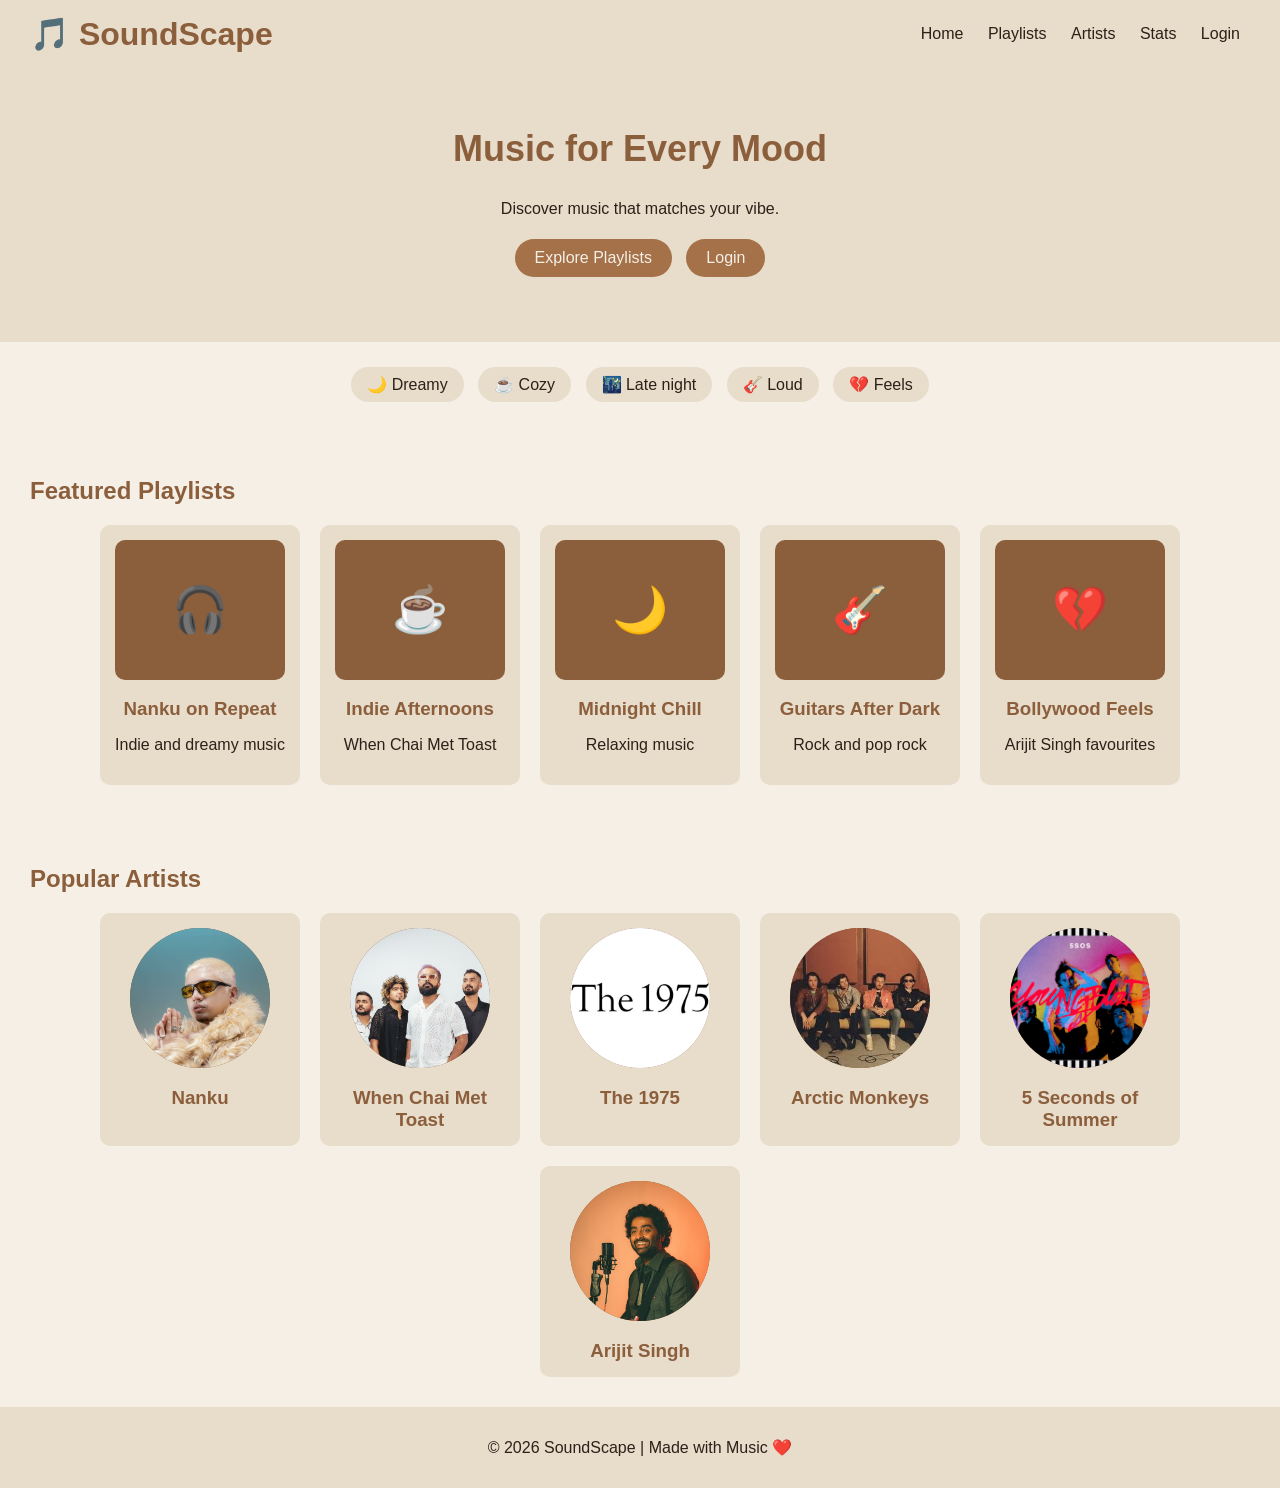
<file: index.html>
<!DOCTYPE html>
<html lang="en">
<head>
    <title>SoundScape</title>
    <meta charset="UTF-8"><meta name="viewport" content="width=device-width, initial-scale=1"><link rel="stylesheet" href="style.css">
</head>
<body>
<header>
    <h1>🎵 SoundScape</h1>
    <nav>
        <a href="index.html">Home</a>
        <a href="playlists.html">Playlists</a>
        <a href="artists.html">Artists</a>
        <a href="stats.html">Stats</a>
        <a href="login.html">Login</a>
    </nav>
</header>

<section class="welcome">
    <h2>Music for Every Mood</h2>
    <p>Discover music that matches your vibe.</p>
    <a href="playlists.html" class="button">Explore Playlists</a>
    <a href="login.html" class="button">Login</a>
</section>

<div class="moods">
    <a href="playlists.html#nanku">🌙 Dreamy</a>
    <a href="playlists.html#chai">☕ Cozy</a>
    <a href="playlists.html#chill">🌃 Late night</a>
    <a href="playlists.html#rock">🎸 Loud</a>
    <a href="playlists.html#bolly">💔 Feels</a>
</div>

<section>
    <h2>Featured Playlists</h2>
    <div class="container">
        <a class="card" href="playlists.html#nanku"><div class="pic">🎧</div><h3>Nanku on Repeat</h3><p>Indie and dreamy music</p></a>
        <a class="card" href="playlists.html#chai"><div class="pic">☕</div><h3>Indie Afternoons</h3><p>When Chai Met Toast</p></a>
        <a class="card" href="playlists.html#chill"><div class="pic">🌙</div><h3>Midnight Chill</h3><p>Relaxing music</p></a>
        <a class="card" href="playlists.html#rock"><div class="pic">🎸</div><h3>Guitars After Dark</h3><p>Rock and pop rock</p></a>
        <a class="card" href="playlists.html#bolly"><div class="pic">💔</div><h3>Bollywood Feels</h3><p>Arijit Singh favourites</p></a>
    </div>
</section>

<section>
    <h2>Popular Artists</h2>
    <div class="container">
        <a class="card" href="artists.html#nanku"><img class="pic round" src="nanku.jpeg" alt="Nanku"><h3>Nanku</h3></a>
        <a class="card" href="artists.html#chai"><img class="pic round" src="wcmt.jpg" alt="When Chai Met Toast"><h3>When Chai Met Toast</h3></a>
        <a class="card" href="artists.html#the1975"><img class="pic round" src="the1975.jpg" alt="The 1975"><h3>The 1975</h3></a>
        <a class="card" href="artists.html#arctic"><img class="pic round" src="arcticmonkeyss.jpeg" alt="Arctic Monkeys"><h3>Arctic Monkeys</h3></a>
        <a class="card" href="artists.html#5sos"><img class="pic round" src="5sos.png" alt="5 Seconds of Summer"><h3>5 Seconds of Summer</h3></a>
        <a class="card" href="artists.html#arijit"><img class="pic round" src="arijit.jpeg" alt="Arijit Singh"><h3>Arijit Singh</h3></a>
    </div>
</section>

<footer>
    <p>© 2026 SoundScape | Made with Music ❤️</p>
</footer>
</body>
</html>
</file>
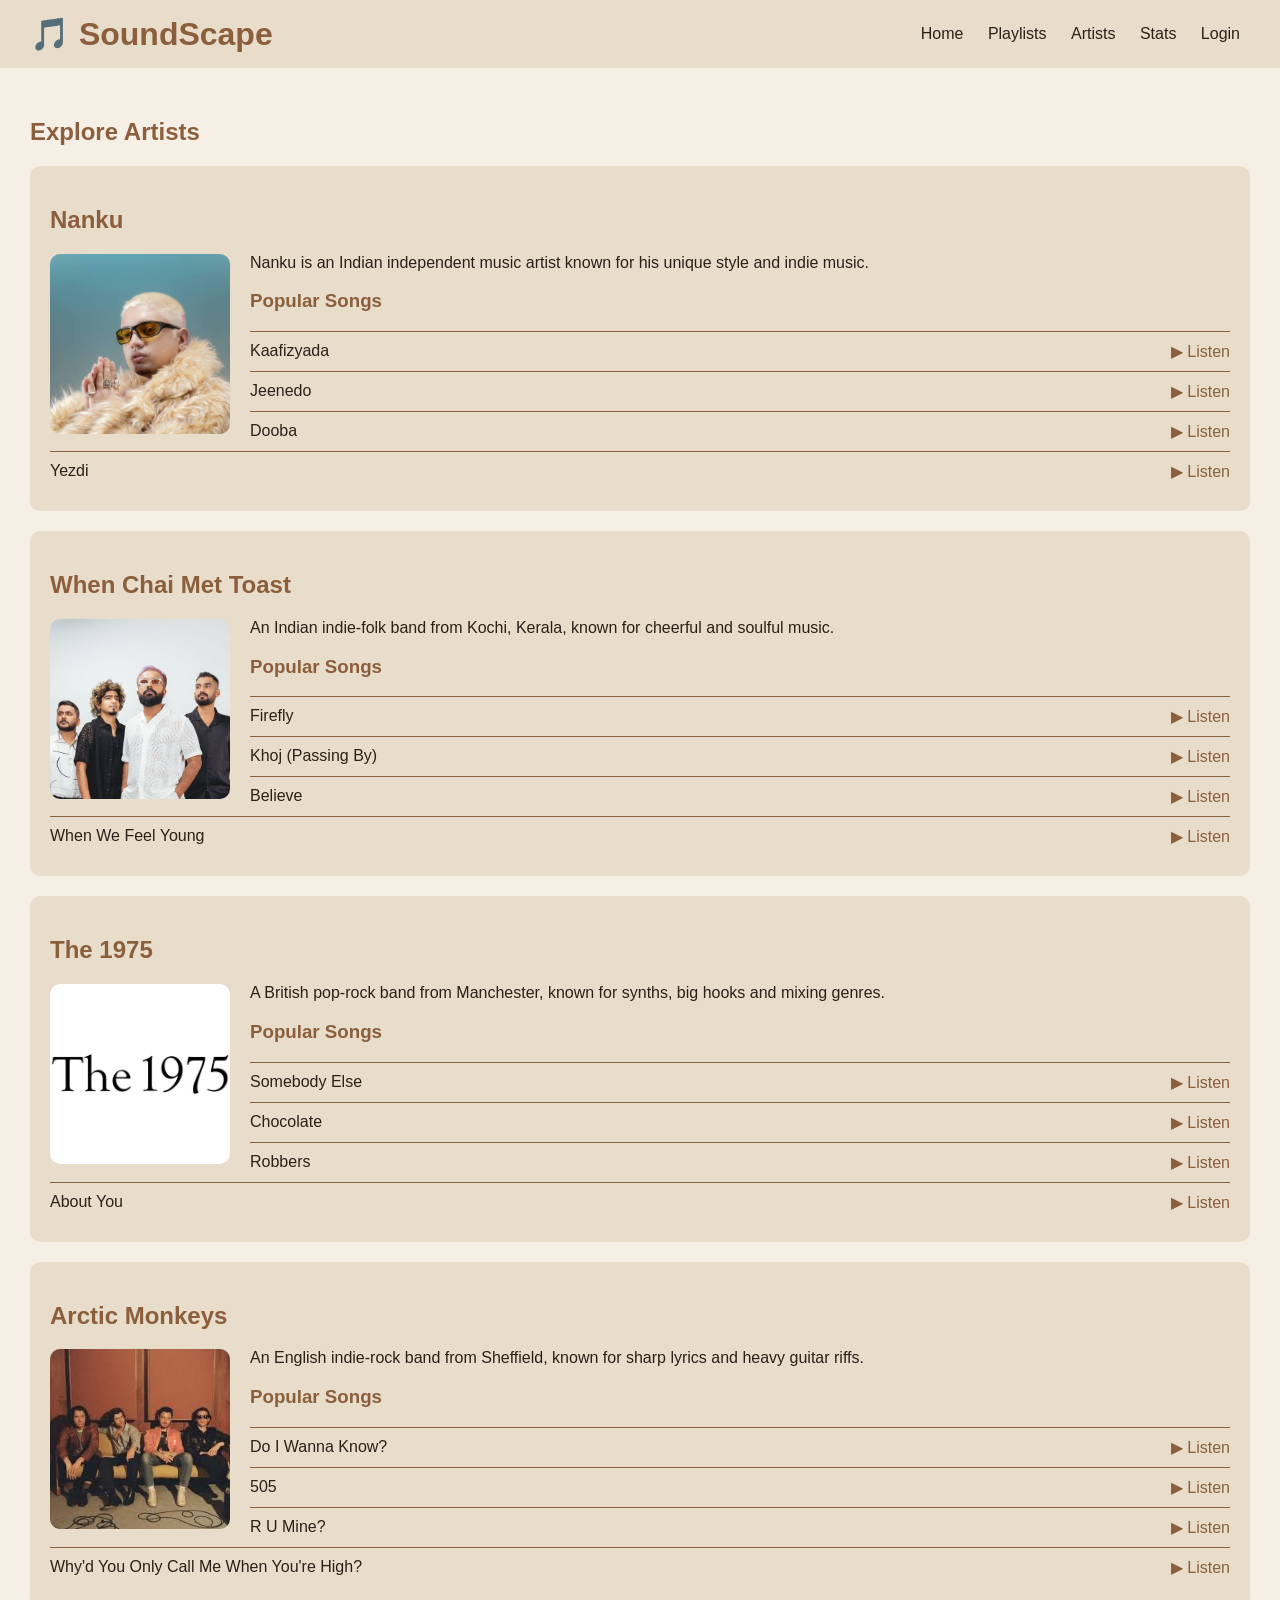
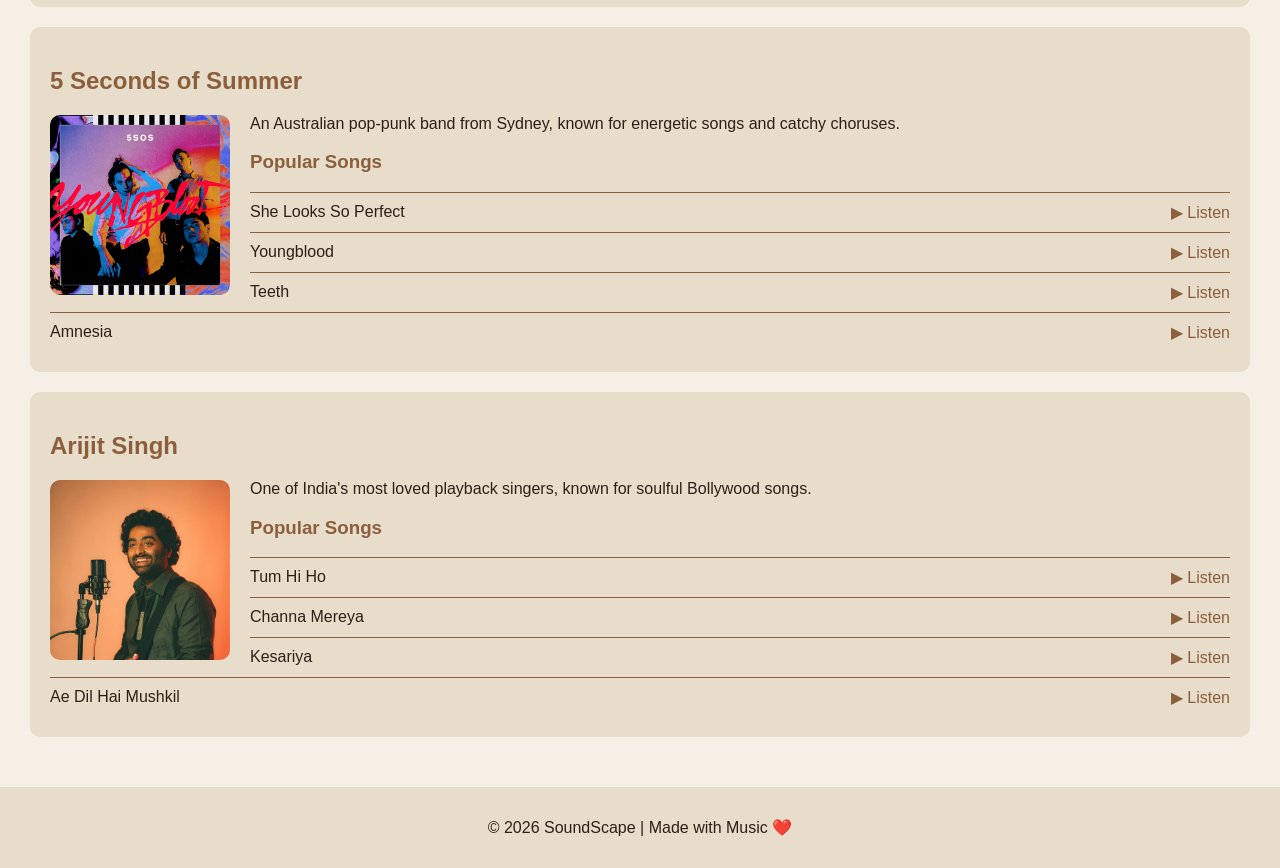
<file: artists.html>
<!DOCTYPE html>
<html lang="en">
<head>
    <title>SoundScape - Artists</title>
    <meta charset="UTF-8"><meta name="viewport" content="width=device-width, initial-scale=1"><link rel="stylesheet" href="style.css">
</head>
<body>
<header>
    <h1>🎵 SoundScape</h1>
    <nav>
        <a href="index.html">Home</a>
        <a href="playlists.html">Playlists</a>
        <a href="artists.html">Artists</a>
        <a href="stats.html">Stats</a>
        <a href="login.html">Login</a>
    </nav>
</header>
<section>
    <h2>Explore Artists</h2>
    <div class="box" id="nanku">
        <h2>Nanku</h2>
        <img class="cover" src="nanku.jpeg" alt="Nanku">
        <p>Nanku is an Indian independent music artist known for his unique style and indie music.</p>
        <h3>Popular Songs</h3>
        <div class="song">
            <span>Kaafizyada</span>
            <a href="https://www.youtube.com/results?search_query=Nanku+Kaafizyada" target="_blank">▶ Listen</a>
        </div>
        <div class="song">
            <span>Jeenedo</span>
            <a href="https://www.youtube.com/results?search_query=Nanku+Jeenedo" target="_blank">▶ Listen</a>
        </div>
        <div class="song">
            <span>Dooba</span>
            <a href="https://www.youtube.com/results?search_query=Nanku+Dooba" target="_blank">▶ Listen</a>
        </div>
        <div class="song">
            <span>Yezdi</span>
            <a href="https://www.youtube.com/results?search_query=Nanku+Yezdi" target="_blank">▶ Listen</a>
        </div>
    </div>
    <div class="box" id="chai">
        <h2>When Chai Met Toast</h2>
        <img class="cover" src="wcmt.jpg" alt="When Chai Met Toast">
        <p>An Indian indie-folk band from Kochi, Kerala, known for cheerful and soulful music.</p>
        <h3>Popular Songs</h3>
        <div class="song">
            <span>Firefly</span>
            <a href="https://www.youtube.com/results?search_query=When+Chai+Met+Toast+Firefly" target="_blank">▶ Listen</a>
        </div>
        <div class="song">
            <span>Khoj (Passing By)</span>
            <a href="https://www.youtube.com/results?search_query=When+Chai+Met+Toast+Khoj+(Passing+By)" target="_blank">▶ Listen</a>
        </div>
        <div class="song">
            <span>Believe</span>
            <a href="https://www.youtube.com/results?search_query=When+Chai+Met+Toast+Believe" target="_blank">▶ Listen</a>
        </div>
        <div class="song">
            <span>When We Feel Young</span>
            <a href="https://www.youtube.com/results?search_query=When+Chai+Met+Toast+When+We+Feel+Young" target="_blank">▶ Listen</a>
        </div>
    </div>
    <div class="box" id="the1975">
        <h2>The 1975</h2>
        <img class="cover" src="the1975.jpg" alt="The 1975">
        <p>A British pop-rock band from Manchester, known for synths, big hooks and mixing genres.</p>
        <h3>Popular Songs</h3>
        <div class="song">
            <span>Somebody Else</span>
            <a href="https://www.youtube.com/results?search_query=The+1975+Somebody+Else" target="_blank">▶ Listen</a>
        </div>
        <div class="song">
            <span>Chocolate</span>
            <a href="https://www.youtube.com/results?search_query=The+1975+Chocolate" target="_blank">▶ Listen</a>
        </div>
        <div class="song">
            <span>Robbers</span>
            <a href="https://www.youtube.com/results?search_query=The+1975+Robbers" target="_blank">▶ Listen</a>
        </div>
        <div class="song">
            <span>About You</span>
            <a href="https://www.youtube.com/results?search_query=The+1975+About+You" target="_blank">▶ Listen</a>
        </div>
    </div>
    <div class="box" id="arctic">
        <h2>Arctic Monkeys</h2>
        <img class="cover" src="arcticmonkeyss.jpeg" alt="Arctic Monkeys">
        <p>An English indie-rock band from Sheffield, known for sharp lyrics and heavy guitar riffs.</p>
        <h3>Popular Songs</h3>
        <div class="song">
            <span>Do I Wanna Know?</span>
            <a href="https://www.youtube.com/results?search_query=Arctic+Monkeys+Do+I+Wanna+Know?" target="_blank">▶ Listen</a>
        </div>
        <div class="song">
            <span>505</span>
            <a href="https://www.youtube.com/results?search_query=Arctic+Monkeys+505" target="_blank">▶ Listen</a>
        </div>
        <div class="song">
            <span>R U Mine?</span>
            <a href="https://www.youtube.com/results?search_query=Arctic+Monkeys+R+U+Mine?" target="_blank">▶ Listen</a>
        </div>
        <div class="song">
            <span>Why'd You Only Call Me When You're High?</span>
            <a href="https://www.youtube.com/results?search_query=Arctic+Monkeys+Why'd+You+Only+Call+Me+When+You're+High?" target="_blank">▶ Listen</a>
        </div>
    </div>
    <div class="box" id="5sos">
        <h2>5 Seconds of Summer</h2>
        <img class="cover" src="5sos.png" alt="5 Seconds of Summer">
        <p>An Australian pop-punk band from Sydney, known for energetic songs and catchy choruses.</p>
        <h3>Popular Songs</h3>
        <div class="song">
            <span>She Looks So Perfect</span>
            <a href="https://www.youtube.com/results?search_query=5+Seconds+of+Summer+She+Looks+So+Perfect" target="_blank">▶ Listen</a>
        </div>
        <div class="song">
            <span>Youngblood</span>
            <a href="https://www.youtube.com/results?search_query=5+Seconds+of+Summer+Youngblood" target="_blank">▶ Listen</a>
        </div>
        <div class="song">
            <span>Teeth</span>
            <a href="https://www.youtube.com/results?search_query=5+Seconds+of+Summer+Teeth" target="_blank">▶ Listen</a>
        </div>
        <div class="song">
            <span>Amnesia</span>
            <a href="https://www.youtube.com/results?search_query=5+Seconds+of+Summer+Amnesia" target="_blank">▶ Listen</a>
        </div>
    </div>
    <div class="box" id="arijit">
        <h2>Arijit Singh</h2>
        <img class="cover" src="arijit.jpeg" alt="Arijit Singh">
        <p>One of India's most loved playback singers, known for soulful Bollywood songs.</p>
        <h3>Popular Songs</h3>
        <div class="song">
            <span>Tum Hi Ho</span>
            <a href="https://www.youtube.com/results?search_query=Arijit+Singh+Tum+Hi+Ho" target="_blank">▶ Listen</a>
        </div>
        <div class="song">
            <span>Channa Mereya</span>
            <a href="https://www.youtube.com/results?search_query=Arijit+Singh+Channa+Mereya" target="_blank">▶ Listen</a>
        </div>
        <div class="song">
            <span>Kesariya</span>
            <a href="https://www.youtube.com/results?search_query=Arijit+Singh+Kesariya" target="_blank">▶ Listen</a>
        </div>
        <div class="song">
            <span>Ae Dil Hai Mushkil</span>
            <a href="https://www.youtube.com/results?search_query=Arijit+Singh+Ae+Dil+Hai+Mushkil" target="_blank">▶ Listen</a>
        </div>
    </div>
</section>
<footer>
    <p>© 2026 SoundScape | Made with Music ❤️</p>
</footer>
</body>
</html>
</file>
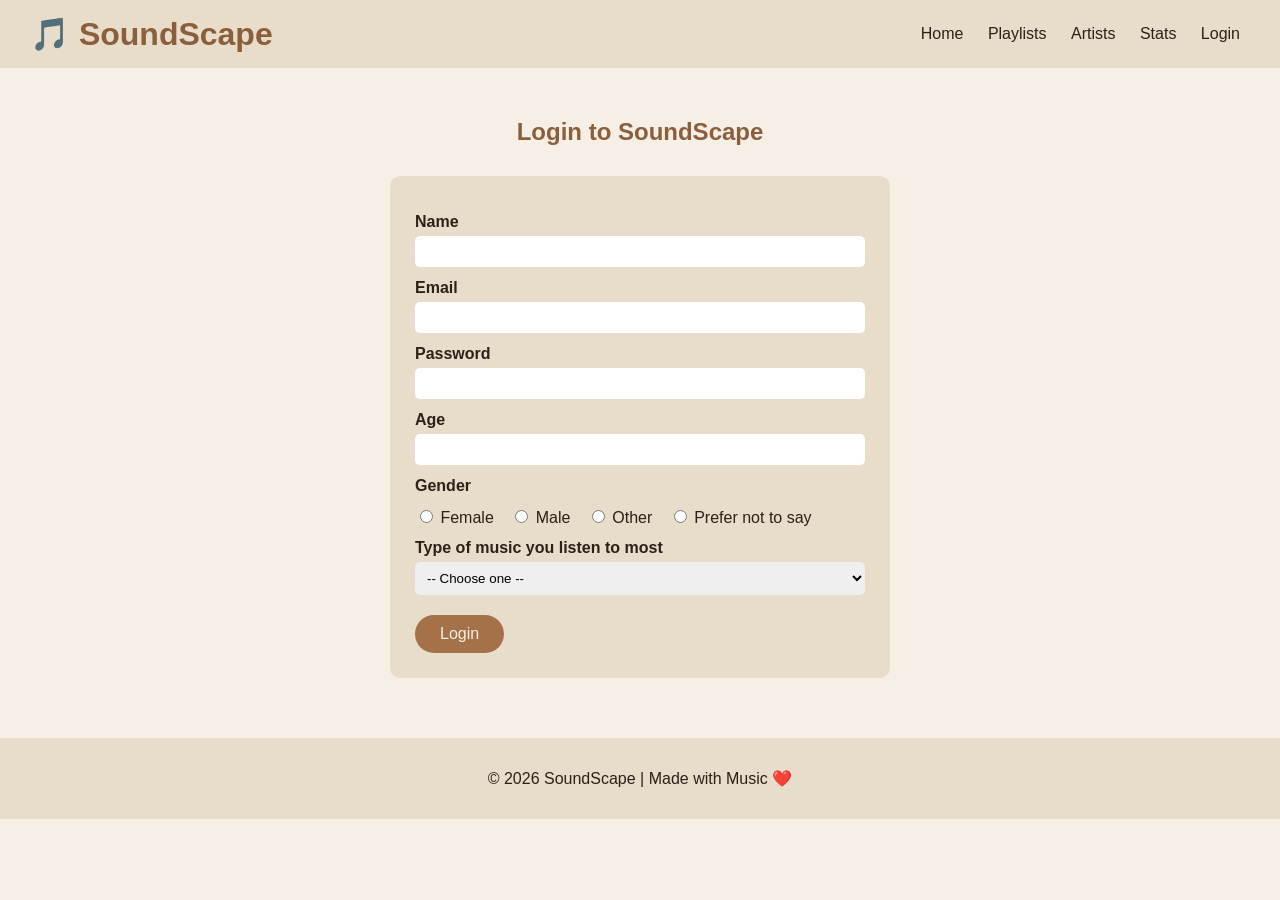
<file: login.html>
<!DOCTYPE html>
<html lang="en">
<head>
    <title>SoundScape - Login</title>
    <meta charset="UTF-8"><meta name="viewport" content="width=device-width, initial-scale=1"><link rel="stylesheet" href="style.css">
</head>
<body>
<header>
    <h1>🎵 SoundScape</h1>
    <nav>
        <a href="index.html">Home</a>
        <a href="playlists.html">Playlists</a>
        <a href="artists.html">Artists</a>
        <a href="stats.html">Stats</a>
        <a href="login.html">Login</a>
    </nav>
</header>
<section>
    <h2 style="text-align:center;">Login to SoundScape</h2>
    <form class="formbox" action="index.html" method="get">

        <label for="name">Name</label>
        <input type="text" id="name" name="name" required>

        <label for="email">Email</label>
        <input type="email" id="email" name="email" required>

        <label for="password">Password</label>
        <input type="password" id="password" minlength="6" required>

        <label for="age">Age</label>
        <input type="number" id="age" name="age" min="10" max="100" required>

        <label>Gender</label>
        <div class="options">
            <label><input type="radio" name="gender" value="Female" required> Female</label>
            <label><input type="radio" name="gender" value="Male"> Male</label>
            <label><input type="radio" name="gender" value="Other"> Other</label>
            <label><input type="radio" name="gender" value="Prefer not to say"> Prefer not to say</label>
        </div>

        <label for="music">Type of music you listen to most</label>
        <select id="music" name="music" required>
            <option value="">-- Choose one --</option>
            <option>Pop</option>
            <option>Rock</option>
            <option>Indie</option>
            <option>Bollywood</option>
            <option>Hip-hop</option>
            <option>Classical</option>
            <option>Lo-fi</option>
        </select>

        <button type="submit" class="submit">Login</button>
    </form>
</section>
<footer>
    <p>© 2026 SoundScape | Made with Music ❤️</p>
</footer>
</body>
</html>
</file>
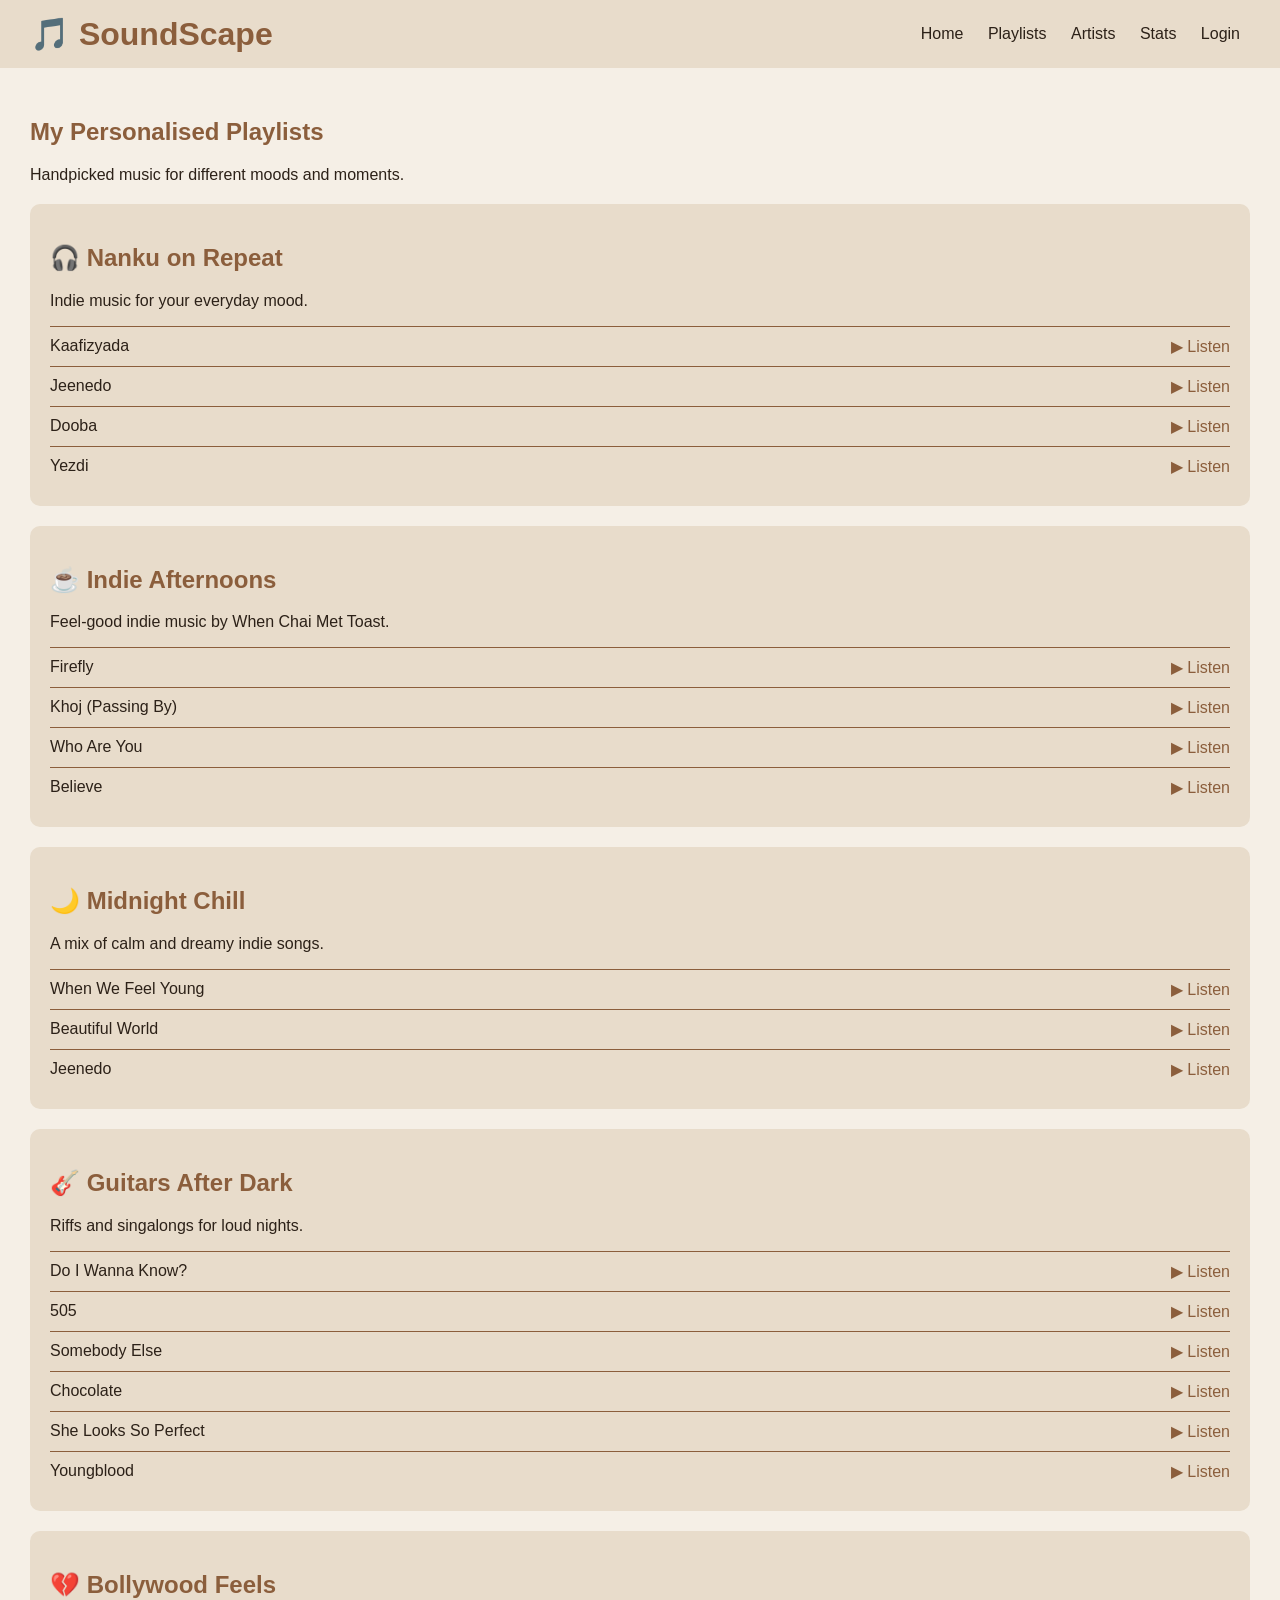
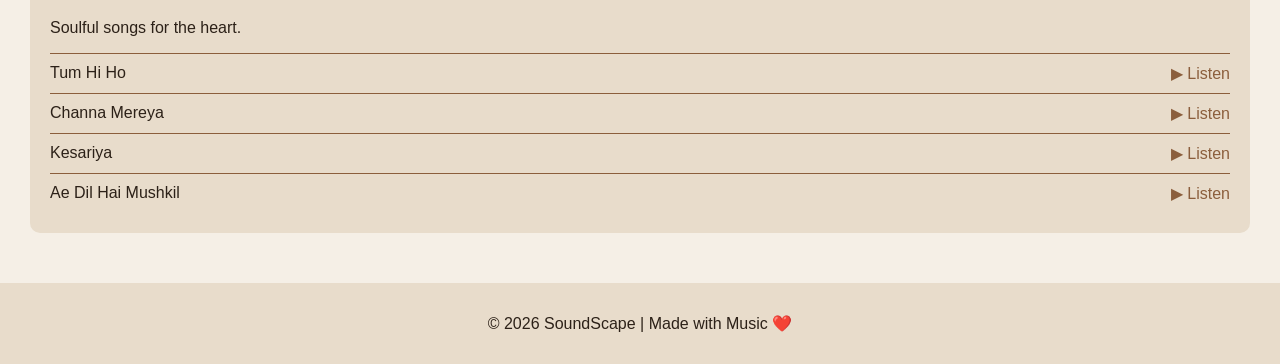
<file: playlists.html>
<!DOCTYPE html>
<html lang="en">
<head>
    <title>SoundScape - Playlists</title>
    <meta charset="UTF-8"><meta name="viewport" content="width=device-width, initial-scale=1"><link rel="stylesheet" href="style.css">
</head>
<body>
<header>
    <h1>🎵 SoundScape</h1>
    <nav>
        <a href="index.html">Home</a>
        <a href="playlists.html">Playlists</a>
        <a href="artists.html">Artists</a>
        <a href="stats.html">Stats</a>
        <a href="login.html">Login</a>
    </nav>
</header>
<section>
    <h2>My Personalised Playlists</h2>
    <p>Handpicked music for different moods and moments.</p>
    <div class="box" id="nanku">
        <h2>🎧 Nanku on Repeat</h2>
        <p>Indie music for your everyday mood.</p>
        <div class="song">
            <span>Kaafizyada</span>
            <a href="https://www.youtube.com/results?search_query=Nanku+Kaafizyada" target="_blank">▶ Listen</a>
        </div>
        <div class="song">
            <span>Jeenedo</span>
            <a href="https://www.youtube.com/results?search_query=Nanku+Jeenedo" target="_blank">▶ Listen</a>
        </div>
        <div class="song">
            <span>Dooba</span>
            <a href="https://www.youtube.com/results?search_query=Nanku+Dooba" target="_blank">▶ Listen</a>
        </div>
        <div class="song">
            <span>Yezdi</span>
            <a href="https://www.youtube.com/results?search_query=Nanku+Yezdi" target="_blank">▶ Listen</a>
        </div>
    </div>
    <div class="box" id="chai">
        <h2>☕ Indie Afternoons</h2>
        <p>Feel-good indie music by When Chai Met Toast.</p>
        <div class="song">
            <span>Firefly</span>
            <a href="https://www.youtube.com/results?search_query=When+Chai+Met+Toast+Firefly" target="_blank">▶ Listen</a>
        </div>
        <div class="song">
            <span>Khoj (Passing By)</span>
            <a href="https://www.youtube.com/results?search_query=When+Chai+Met+Toast+Khoj+(Passing+By)" target="_blank">▶ Listen</a>
        </div>
        <div class="song">
            <span>Who Are You</span>
            <a href="https://www.youtube.com/results?search_query=When+Chai+Met+Toast+Who+Are+You" target="_blank">▶ Listen</a>
        </div>
        <div class="song">
            <span>Believe</span>
            <a href="https://www.youtube.com/results?search_query=When+Chai+Met+Toast+Believe" target="_blank">▶ Listen</a>
        </div>
    </div>
    <div class="box" id="chill">
        <h2>🌙 Midnight Chill</h2>
        <p>A mix of calm and dreamy indie songs.</p>
        <div class="song">
            <span>When We Feel Young</span>
            <a href="https://www.youtube.com/results?search_query=When+Chai+Met+Toast+When+We+Feel+Young" target="_blank">▶ Listen</a>
        </div>
        <div class="song">
            <span>Beautiful World</span>
            <a href="https://www.youtube.com/results?search_query=When+Chai+Met+Toast+Beautiful+World" target="_blank">▶ Listen</a>
        </div>
        <div class="song">
            <span>Jeenedo</span>
            <a href="https://www.youtube.com/results?search_query=Nanku+Jeenedo" target="_blank">▶ Listen</a>
        </div>
    </div>
    <div class="box" id="rock">
        <h2>🎸 Guitars After Dark</h2>
        <p>Riffs and singalongs for loud nights.</p>
        <div class="song">
            <span>Do I Wanna Know?</span>
            <a href="https://www.youtube.com/results?search_query=Arctic+Monkeys+Do+I+Wanna+Know?" target="_blank">▶ Listen</a>
        </div>
        <div class="song">
            <span>505</span>
            <a href="https://www.youtube.com/results?search_query=Arctic+Monkeys+505" target="_blank">▶ Listen</a>
        </div>
        <div class="song">
            <span>Somebody Else</span>
            <a href="https://www.youtube.com/results?search_query=The+1975+Somebody+Else" target="_blank">▶ Listen</a>
        </div>
        <div class="song">
            <span>Chocolate</span>
            <a href="https://www.youtube.com/results?search_query=The+1975+Chocolate" target="_blank">▶ Listen</a>
        </div>
        <div class="song">
            <span>She Looks So Perfect</span>
            <a href="https://www.youtube.com/results?search_query=5+Seconds+of+Summer+She+Looks+So+Perfect" target="_blank">▶ Listen</a>
        </div>
        <div class="song">
            <span>Youngblood</span>
            <a href="https://www.youtube.com/results?search_query=5+Seconds+of+Summer+Youngblood" target="_blank">▶ Listen</a>
        </div>
    </div>
    <div class="box" id="bolly">
        <h2>💔 Bollywood Feels</h2>
        <p>Soulful songs for the heart.</p>
        <div class="song">
            <span>Tum Hi Ho</span>
            <a href="https://www.youtube.com/results?search_query=Arijit+Singh+Tum+Hi+Ho" target="_blank">▶ Listen</a>
        </div>
        <div class="song">
            <span>Channa Mereya</span>
            <a href="https://www.youtube.com/results?search_query=Arijit+Singh+Channa+Mereya" target="_blank">▶ Listen</a>
        </div>
        <div class="song">
            <span>Kesariya</span>
            <a href="https://www.youtube.com/results?search_query=Arijit+Singh+Kesariya" target="_blank">▶ Listen</a>
        </div>
        <div class="song">
            <span>Ae Dil Hai Mushkil</span>
            <a href="https://www.youtube.com/results?search_query=Arijit+Singh+Ae+Dil+Hai+Mushkil" target="_blank">▶ Listen</a>
        </div>
    </div>
</section>
<footer>
    <p>© 2026 SoundScape | Made with Music ❤️</p>
</footer>
</body>
</html>
</file>
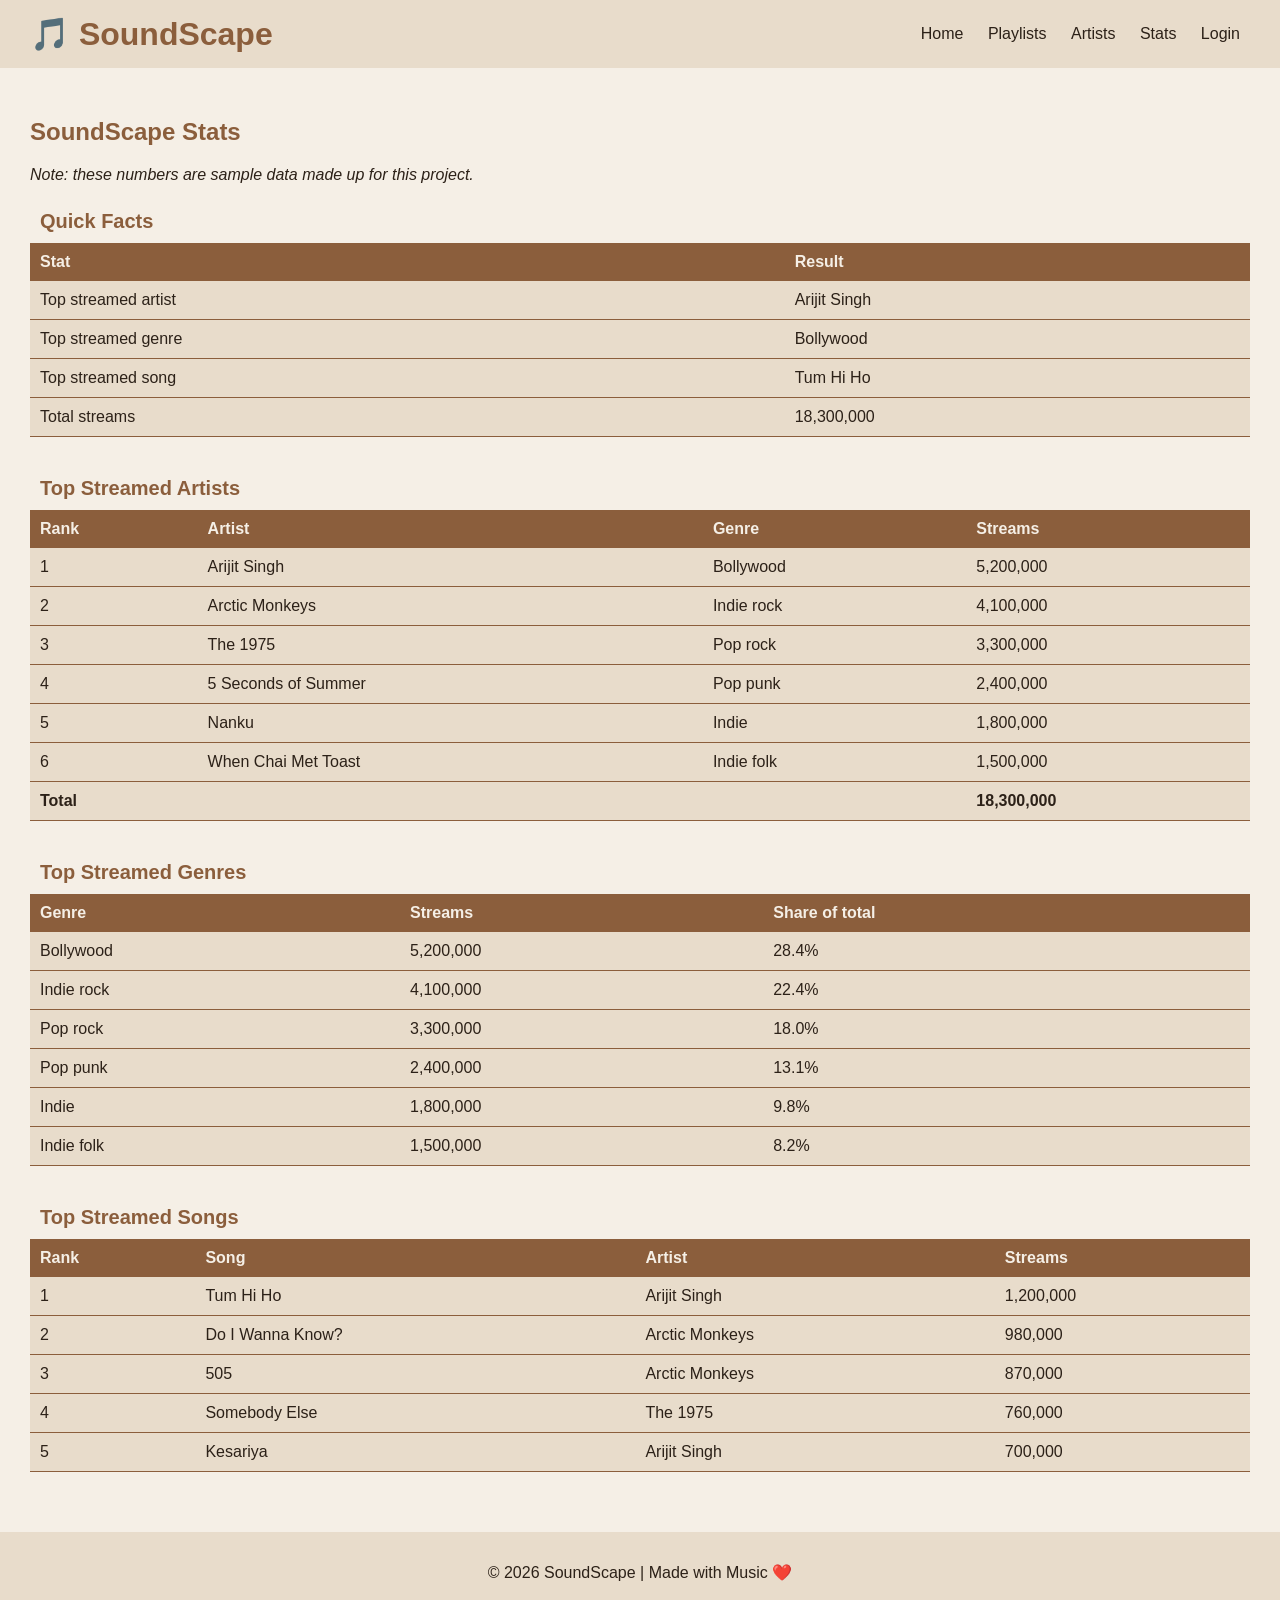
<file: stats.html>
<!DOCTYPE html>
<html lang="en">
<head>
    <title>SoundScape - Stats</title>
    <meta charset="UTF-8"><meta name="viewport" content="width=device-width, initial-scale=1"><link rel="stylesheet" href="style.css">
</head>
<body>
<header>
    <h1>🎵 SoundScape</h1>
    <nav>
        <a href="index.html">Home</a>
        <a href="playlists.html">Playlists</a>
        <a href="artists.html">Artists</a>
        <a href="stats.html">Stats</a>
        <a href="login.html">Login</a>
    </nav>
</header>
<section>
    <h2>SoundScape Stats</h2>
    <p class="note">Note: these numbers are sample data made up for this project.</p>

    <table>
        <caption>Quick Facts</caption>
        <tr><th>Stat</th><th>Result</th></tr>
        <tr><td>Top streamed artist</td><td>Arijit Singh</td></tr>
        <tr><td>Top streamed genre</td><td>Bollywood</td></tr>
        <tr><td>Top streamed song</td><td>Tum Hi Ho</td></tr>
        <tr><td>Total streams</td><td>18,300,000</td></tr>
    </table>

    <table>
        <caption>Top Streamed Artists</caption>
        <thead>
            <tr><th>Rank</th><th>Artist</th><th>Genre</th><th>Streams</th></tr>
        </thead>
        <tbody>
            <tr><td>1</td><td>Arijit Singh</td><td>Bollywood</td><td>5,200,000</td></tr>
            <tr><td>2</td><td>Arctic Monkeys</td><td>Indie rock</td><td>4,100,000</td></tr>
            <tr><td>3</td><td>The 1975</td><td>Pop rock</td><td>3,300,000</td></tr>
            <tr><td>4</td><td>5 Seconds of Summer</td><td>Pop punk</td><td>2,400,000</td></tr>
            <tr><td>5</td><td>Nanku</td><td>Indie</td><td>1,800,000</td></tr>
            <tr><td>6</td><td>When Chai Met Toast</td><td>Indie folk</td><td>1,500,000</td></tr>
        </tbody>
        <tfoot>
            <tr><td colspan="3">Total</td><td>18,300,000</td></tr>
        </tfoot>
    </table>

    <table>
        <caption>Top Streamed Genres</caption>
        <thead>
            <tr><th>Genre</th><th>Streams</th><th>Share of total</th></tr>
        </thead>
        <tbody>
            <tr><td>Bollywood</td><td>5,200,000</td><td>28.4%</td></tr>
            <tr><td>Indie rock</td><td>4,100,000</td><td>22.4%</td></tr>
            <tr><td>Pop rock</td><td>3,300,000</td><td>18.0%</td></tr>
            <tr><td>Pop punk</td><td>2,400,000</td><td>13.1%</td></tr>
            <tr><td>Indie</td><td>1,800,000</td><td>9.8%</td></tr>
            <tr><td>Indie folk</td><td>1,500,000</td><td>8.2%</td></tr>
        </tbody>
    </table>

    <table>
        <caption>Top Streamed Songs</caption>
        <thead>
            <tr><th>Rank</th><th>Song</th><th>Artist</th><th>Streams</th></tr>
        </thead>
        <tbody>
            <tr><td>1</td><td>Tum Hi Ho</td><td>Arijit Singh</td><td>1,200,000</td></tr>
            <tr><td>2</td><td>Do I Wanna Know?</td><td>Arctic Monkeys</td><td>980,000</td></tr>
            <tr><td>3</td><td>505</td><td>Arctic Monkeys</td><td>870,000</td></tr>
            <tr><td>4</td><td>Somebody Else</td><td>The 1975</td><td>760,000</td></tr>
            <tr><td>5</td><td>Kesariya</td><td>Arijit Singh</td><td>700,000</td></tr>
        </tbody>
    </table>
</section>
<footer>
    <p>© 2026 SoundScape | Made with Music ❤️</p>
</footer>
</body>
</html>
</file>
<file: style.css>
/* SoundScape - style sheet */
/* Colour scheme: Cream & Brown */
body {
    margin: 0;
    font-family: Arial, sans-serif;
    background-color: #F5EFE6;
    color: #2C2118;
}


h1, h2, h3 {
    color: #8B5E3C;
}

/* header and navigation */
header {
    background-color: #E8DCCB;
    padding: 15px 30px;
    display: flex;
    justify-content: space-between;
    align-items: center;
    flex-wrap: wrap;
}

header h1 {
    margin: 0;
}

nav a {
    color: #2C2118;
    text-decoration: none;
    margin: 0 10px;
}

nav a:hover {
    color: #8B5E3C;
}

/* welcome banner on the home page */
.welcome {
    text-align: center;
    padding: 60px 20px;
    background-color: #E8DCCB;
}

.welcome h2 {
    font-size: 36px;
    margin-top: 0;
}

.button {
    background-color: #A47148;
    color: #F5EFE6;
    padding: 10px 20px;
    text-decoration: none;
    border-radius: 20px;
    margin: 5px;
    display: inline-block;
}

/* mood links */
.moods {
    text-align: center;
    padding: 20px;
}

.moods a {
    background-color: #E8DCCB;
    color: #2C2118;
    padding: 8px 16px;
    margin: 5px;
    border-radius: 20px;
    text-decoration: none;
    display: inline-block;
}

section {
    padding: 30px;
}

/* cards for playlists and artists */
.container {
    display: flex;
    justify-content: center;
    flex-wrap: wrap;
    gap: 20px;
}

.card {
    background-color: #E8DCCB;
    width: 170px;
    padding: 15px;
    border-radius: 10px;
    text-align: center;
    text-decoration: none;
    color: #2C2118;
}

.card:hover {
    border: 2px solid #8B5E3C;
    padding: 13px;
}

.pic {
    background-color: #8B5E3C;
    color: #F5EFE6;
    height: 140px;
    border-radius: 10px;
    font-size: 45px;
    line-height: 140px;
}

.round {
    border-radius: 50%;
    width: 140px;
    margin: auto;
}

/* artist and playlist boxes */
.box {
    background-color: #E8DCCB;
    padding: 20px;
    margin: 20px 0;
    border-radius: 10px;
}

.box p {
    margin-top: 0;
}

.song {
    padding: 10px 0;
    border-top: 1px solid #8B5E3C;
    display: flex;
    justify-content: space-between;
}

.song a {
    color: #8B5E3C;
    text-decoration: none;
}

/* login form */
.formbox {
    background-color: #E8DCCB;
    max-width: 450px;
    margin: 30px auto;
    padding: 25px;
    border-radius: 10px;
}

label {
    display: block;
    margin-top: 12px;
    font-weight: bold;
}

input[type="text"], input[type="email"], input[type="password"], input[type="number"] {
    width: 100%;
    padding: 8px;
    margin-top: 5px;
    border: none;
    border-radius: 5px;
    box-sizing: border-box;
}

.options label {
    display: inline-block;
    font-weight: normal;
    margin-right: 12px;
}

button.submit {
    background-color: #A47148;
    color: #F5EFE6;
    border: none;
    padding: 10px 25px;
    border-radius: 20px;
    margin-top: 20px;
    cursor: pointer;
    font-size: 16px;
}

/* tables on the stats page */
table {
    width: 100%;
    border-collapse: collapse;
    background-color: #E8DCCB;
    margin-bottom: 30px;
}

caption {
    font-size: 20px;
    font-weight: bold;
    color: #8B5E3C;
    padding: 10px;
    text-align: left;
}

th {
    background-color: #8B5E3C;
    color: #F5EFE6;
    padding: 10px;
    text-align: left;
}

td {
    padding: 10px;
    border-bottom: 1px solid #8B5E3C;
}

tfoot td {
    font-weight: bold;
}

.note {
    font-style: italic;
}

footer {
    background-color: #E8DCCB;
    text-align: center;
    padding: 15px;
}

/* artist photos */
.cover {
    width: 180px;
    height: 180px;
    object-fit: cover;
    border-radius: 10px;
    float: left;
    margin: 0 20px 10px 0;
}

.box {
    overflow: auto;
}

img.pic {
    display: block;
    width: 100%;
    height: 140px;
    object-fit: cover;
}

img.round {
    width: 140px;
    height: 140px;
}

.card h3 {
    margin-bottom: 0;
}

select {
    width: 100%;
    padding: 8px;
    margin-top: 5px;
    border: none;
    border-radius: 5px;
}

.cover, img.round {
    object-position: center top;
}
</file>
